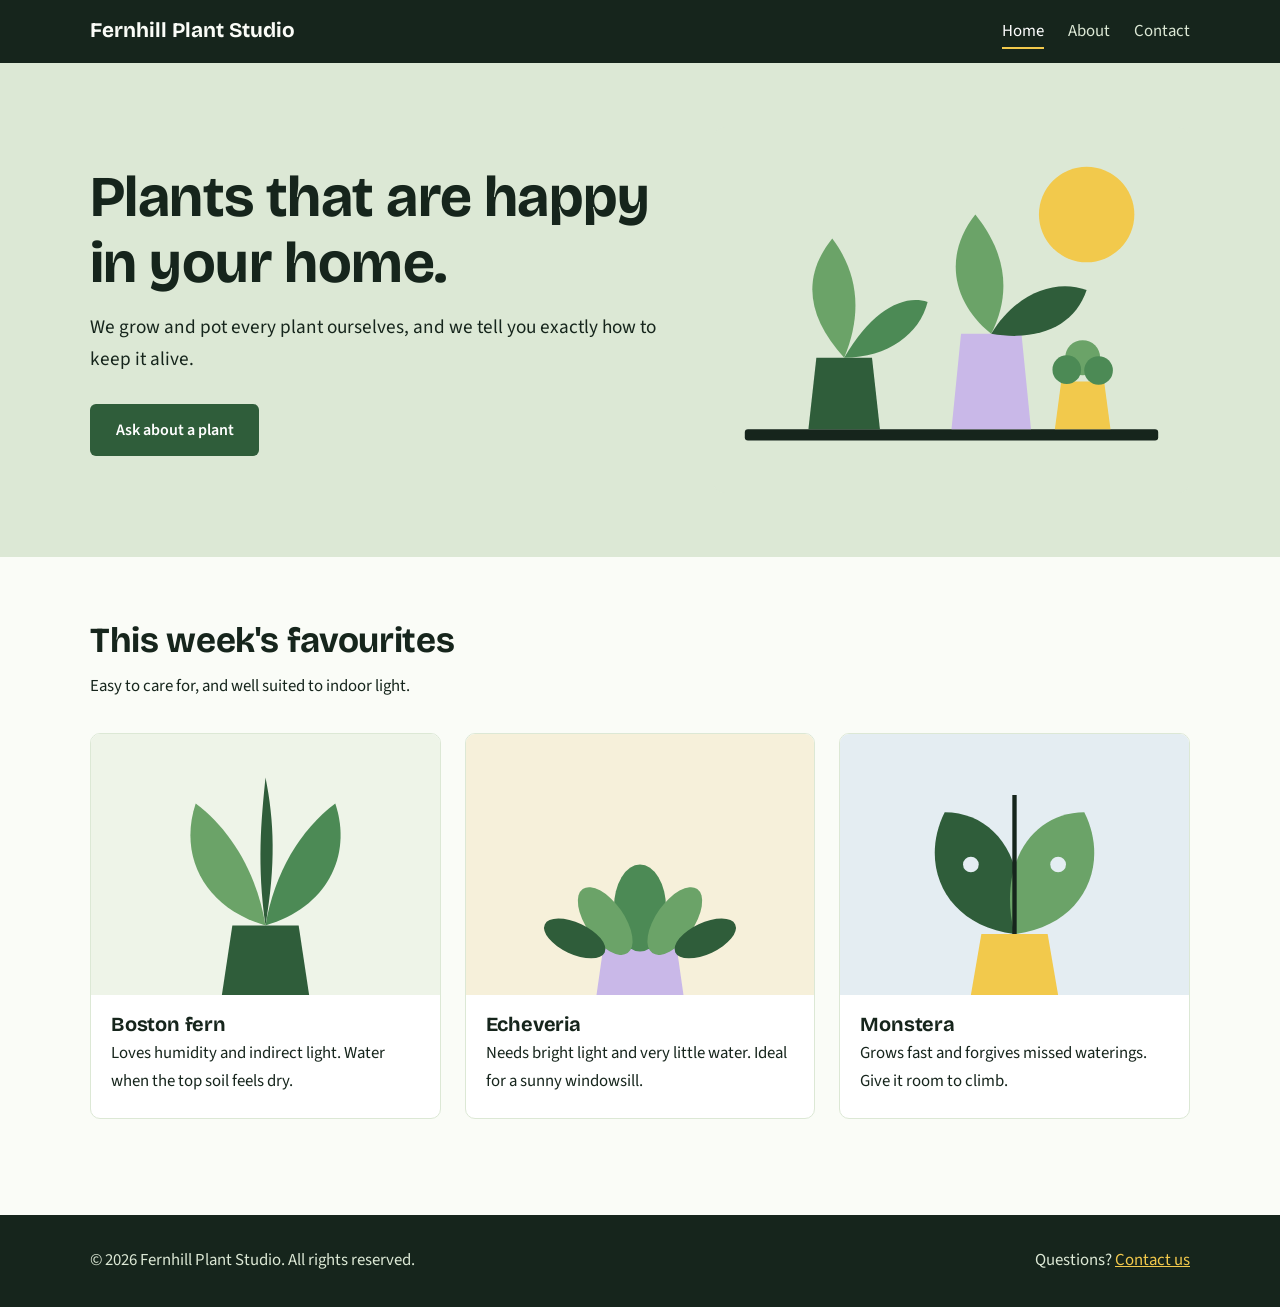
<file: Static-website/index.html>
<!DOCTYPE html>
<html lang="en">
<head>
<meta charset="UTF-8">
<meta name="viewport" content="width=device-width, initial-scale=1">
<title>Home | Fernhill Plant Studio</title>
<meta name="description" content="Healthy houseplants, pots and care advice from a small plant studio.">
<link rel="preconnect" href="https://fonts.googleapis.com">
<link href="https://fonts.googleapis.com/css2?family=Bricolage+Grotesque:wght@600;700&family=Source+Sans+3:wght@400;600&display=swap" rel="stylesheet">
<link rel="stylesheet" href="css/style.css">
</head>
<body>
<header class="site-header">
  <div class="container nav">
    <a class="logo" href="index.html">Fernhill Plant Studio</a>
    <nav aria-label="Main">
      <ul>
        <li><a href="index.html" aria-current="page">Home</a></li>
        <li><a href="about.html">About</a></li>
        <li><a href="contact.html">Contact</a></li>
      </ul>
    </nav>
  </div>
</header>

<main>
  <section class="hero">
    <div class="container">
      <div>
        <h1>Plants that are happy in your home.</h1>
        <p>We grow and pot every plant ourselves, and we tell you exactly how to keep it alive.</p>
        <a class="btn" href="contact.html">Ask about a plant</a>
      </div>
      <img src="images/hero.svg" alt="Three potted plants on a wooden shelf in the sun" width="600" height="460">
    </div>
  </section>

  <section class="section">
    <div class="container">
      <h2>This week's favourites</h2>
      <p>Easy to care for, and well suited to indoor light.</p>
      <div class="cards">
        <article class="card">
          <img src="images/plant-fern.svg" alt="A green fern in a dark pot" width="400" height="300">
          <div><h3>Boston fern</h3><p>Loves humidity and indirect light. Water when the top soil feels dry.</p></div>
        </article>
        <article class="card">
          <img src="images/plant-succulent.svg" alt="A succulent in a lilac pot" width="400" height="300">
          <div><h3>Echeveria</h3><p>Needs bright light and very little water. Ideal for a sunny windowsill.</p></div>
        </article>
        <article class="card">
          <img src="images/plant-monstera.svg" alt="A monstera plant in a yellow pot" width="400" height="300">
          <div><h3>Monstera</h3><p>Grows fast and forgives missed waterings. Give it room to climb.</p></div>
        </article>
      </div>
    </div>
  </section>
</main>

<footer class="site-footer">
  <div class="container">
    <p>&copy; 2026 Fernhill Plant Studio. All rights reserved.</p>
    <p>Questions? <a href="contact.html">Contact us</a></p>
  </div>
</footer>
</body>
</html>
</file>
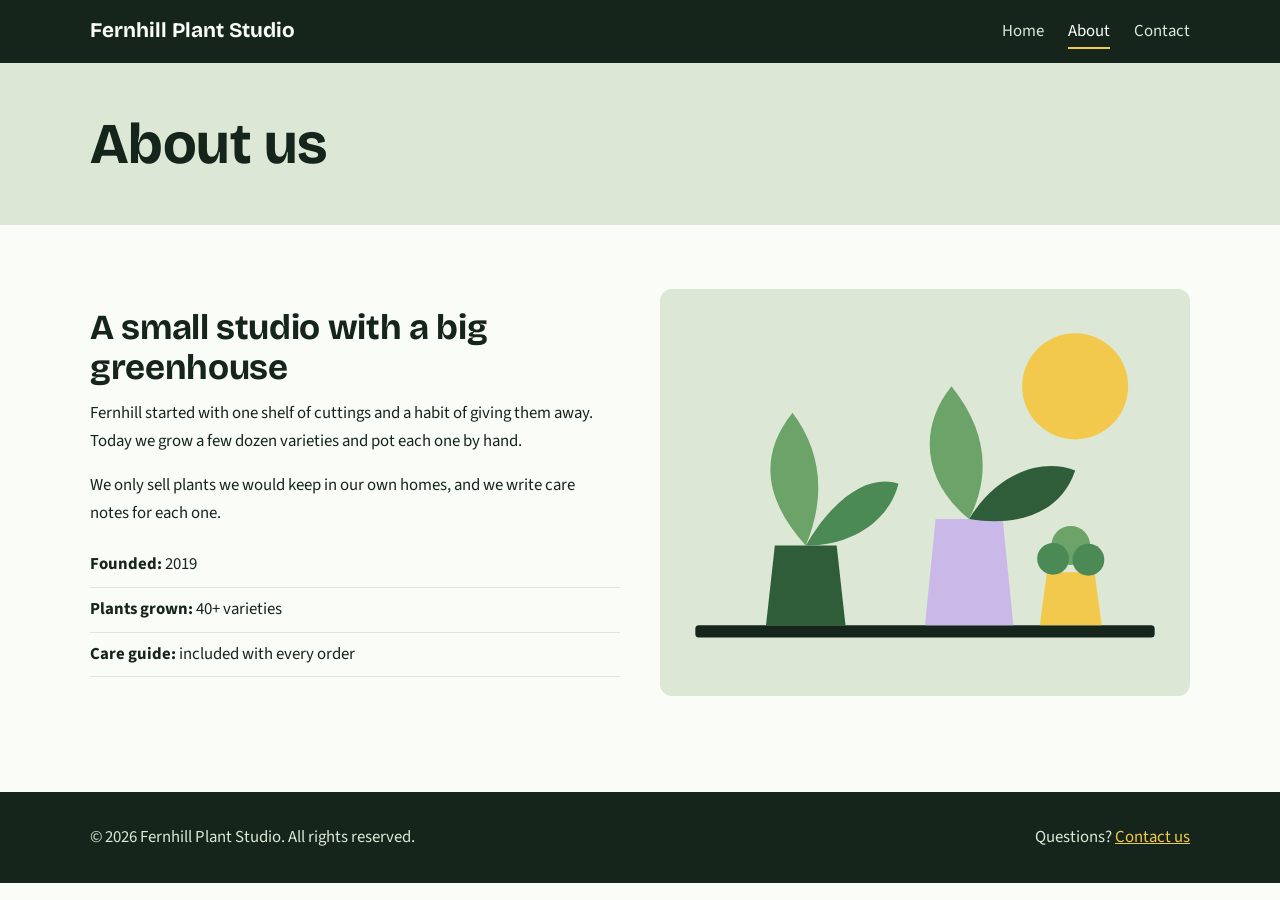
<file: Static-website/about.html>
<!DOCTYPE html>
<html lang="en">
<head>
<meta charset="UTF-8">
<meta name="viewport" content="width=device-width, initial-scale=1">
<title>About | Fernhill Plant Studio</title>
<meta name="description" content="Meet the team behind Fernhill Plant Studio.">
<link rel="preconnect" href="https://fonts.googleapis.com">
<link href="https://fonts.googleapis.com/css2?family=Bricolage+Grotesque:wght@600;700&family=Source+Sans+3:wght@400;600&display=swap" rel="stylesheet">
<link rel="stylesheet" href="css/style.css">
</head>
<body>
<header class="site-header">
  <div class="container nav">
    <a class="logo" href="index.html">Fernhill Plant Studio</a>
    <nav aria-label="Main">
      <ul>
        <li><a href="index.html">Home</a></li>
        <li><a href="about.html" aria-current="page">About</a></li>
        <li><a href="contact.html">Contact</a></li>
      </ul>
    </nav>
  </div>
</header>

<main>
  <section class="page-title"><div class="container"><h1>About us</h1></div></section>
  <section class="section">
    <div class="container two-col">
      <div>
        <h2>A small studio with a big greenhouse</h2>
        <p>Fernhill started with one shelf of cuttings and a habit of giving them away. Today we grow a few dozen varieties and pot each one by hand.</p>
        <p style="margin-top:1rem">We only sell plants we would keep in our own homes, and we write care notes for each one.</p>
        <ul class="facts">
          <li><strong>Founded:</strong> 2019</li>
          <li><strong>Plants grown:</strong> 40+ varieties</li>
          <li><strong>Care guide:</strong> included with every order</li>
        </ul>
      </div>
      <img src="images/hero.svg" alt="Potted plants on a shelf in the studio" width="600" height="460">
    </div>
  </section>
</main>

<footer class="site-footer">
  <div class="container">
    <p>&copy; 2026 Fernhill Plant Studio. All rights reserved.</p>
    <p>Questions? <a href="contact.html">Contact us</a></p>
  </div>
</footer>
</body>
</html>
</file>
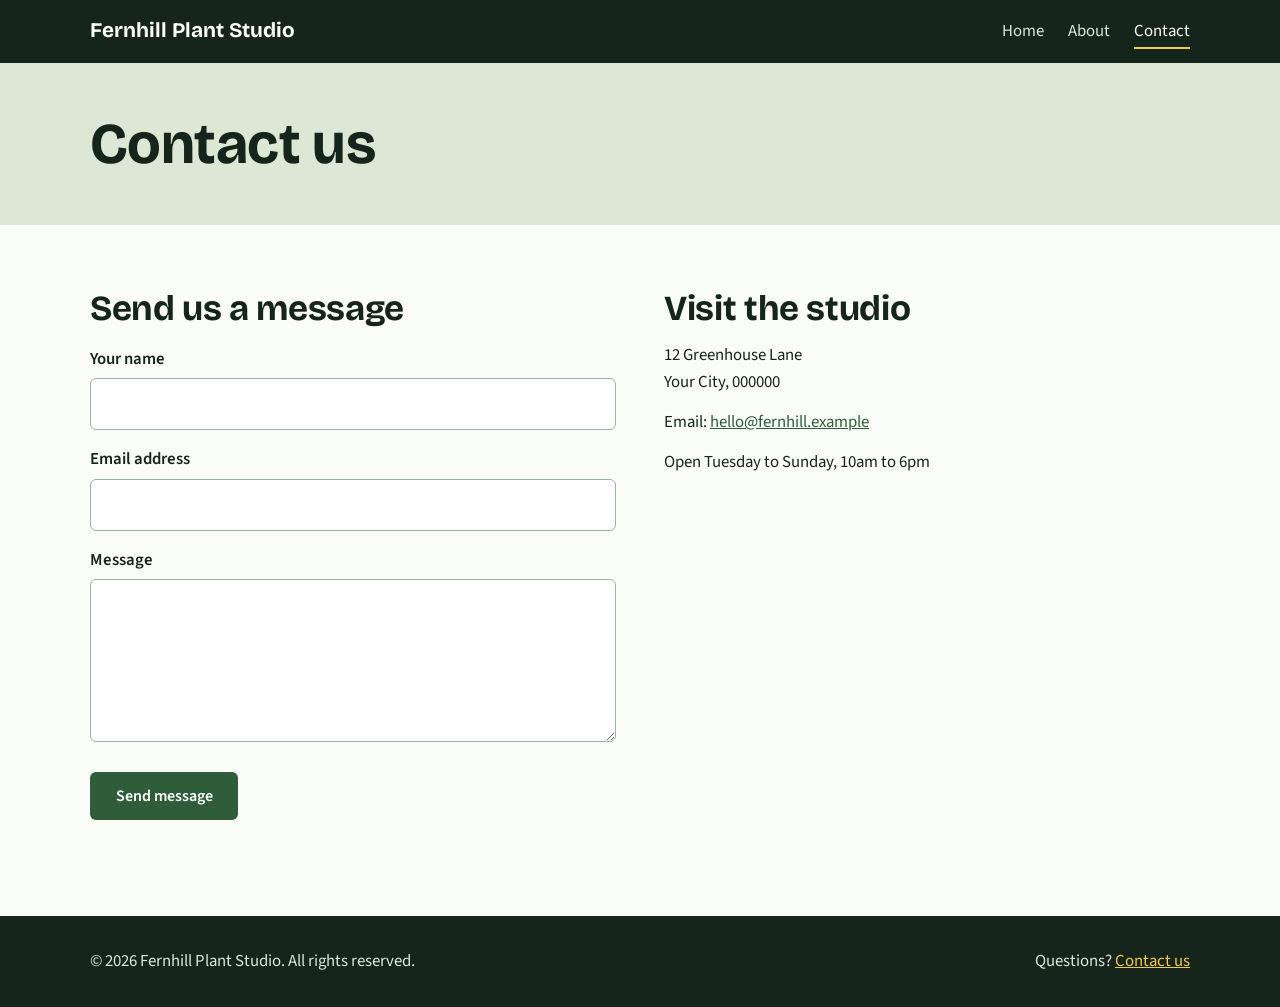
<file: Static-website/contact.html>
<!DOCTYPE html>
<html lang="en">
<head>
<meta charset="UTF-8">
<meta name="viewport" content="width=device-width, initial-scale=1">
<title>Contact | Fernhill Plant Studio</title>
<meta name="description" content="Get in touch with Fernhill Plant Studio.">
<link rel="preconnect" href="https://fonts.googleapis.com">
<link href="https://fonts.googleapis.com/css2?family=Bricolage+Grotesque:wght@600;700&family=Source+Sans+3:wght@400;600&display=swap" rel="stylesheet">
<link rel="stylesheet" href="css/style.css">
</head>
<body>
<header class="site-header">
  <div class="container nav">
    <a class="logo" href="index.html">Fernhill Plant Studio</a>
    <nav aria-label="Main">
      <ul>
        <li><a href="index.html">Home</a></li>
        <li><a href="about.html">About</a></li>
        <li><a href="contact.html" aria-current="page">Contact</a></li>
      </ul>
    </nav>
  </div>
</header>

<main>
  <section class="page-title"><div class="container"><h1>Contact us</h1></div></section>
  <section class="section">
    <div class="container contact-grid">
      <div>
        <h2>Send us a message</h2>
        <form action="mailto:hello@fernhill.example" method="post" enctype="text/plain">
          <label for="name">Your name</label>
          <input id="name" name="name" type="text" required>
          <label for="email">Email address</label>
          <input id="email" name="email" type="email" required>
          <label for="message">Message</label>
          <textarea id="message" name="message" rows="5" required></textarea>
          <button class="btn" type="submit">Send message</button>
        </form>
      </div>
      <div>
        <h2>Visit the studio</h2>
        <address>
          <p>12 Greenhouse Lane<br>Your City, 000000</p>
          <p>Email: <a href="mailto:hello@fernhill.example">hello@fernhill.example</a></p>
          <p>Open Tuesday to Sunday, 10am to 6pm</p>
        </address>
      </div>
    </div>
  </section>
</main>

<footer class="site-footer">
  <div class="container">
    <p>&copy; 2026 Fernhill Plant Studio. All rights reserved.</p>
    <p>Questions? <a href="contact.html">Contact us</a></p>
  </div>
</footer>
</body>
</html>
</file>
<file: Static-website/css/style.css>
/* Fernhill Plant Studio - shared stylesheet */
:root{
  --ink:#16251C; --moss:#2F5D3A; --sage:#DCE8D5; --paper:#FAFCF7; --sun:#F2C94C;
  --font-head:"Bricolage Grotesque","Trebuchet MS",sans-serif;
  --font-body:"Source Sans 3","Segoe UI",Arial,sans-serif;
}
*{box-sizing:border-box;margin:0;padding:0}
body{font-family:var(--font-body);color:var(--ink);background:var(--paper);line-height:1.65;font-size:1.05rem}
img{max-width:100%;height:auto;display:block}
a{color:var(--moss)}
a:focus-visible,button:focus-visible,input:focus-visible,textarea:focus-visible{outline:3px solid var(--sun);outline-offset:2px}
h1,h2,h3{font-family:var(--font-head);line-height:1.15;letter-spacing:-0.01em}
h1{font-size:clamp(2.2rem,5vw,3.6rem)} h2{font-size:clamp(1.6rem,3vw,2.2rem);margin-bottom:.75rem} h3{font-size:1.25rem;margin-bottom:.25rem}
p{max-width:65ch}
.container{width:min(1100px,92%);margin:0 auto}
.section{padding:4rem 0}

/* Navigation bar */
.site-header{background:var(--ink);position:sticky;top:0;z-index:10}
.nav{display:flex;justify-content:space-between;align-items:center;padding:.9rem 0}
.logo{font-family:var(--font-head);font-weight:700;font-size:1.3rem;color:var(--paper);text-decoration:none}
.nav ul{display:flex;gap:1.5rem;list-style:none}
.nav ul a{color:var(--sage);text-decoration:none;padding:.3rem 0;border-bottom:2px solid transparent}
.nav ul a:hover,.nav ul a[aria-current="page"]{color:#fff;border-bottom-color:var(--sun)}

/* Hero */
.hero{background:var(--sage)}
.hero .container{display:grid;grid-template-columns:1.1fr .9fr;gap:2.5rem;align-items:center;padding:4rem 0}
.hero p{margin:1rem 0 1.75rem;font-size:1.2rem}
.btn{display:inline-block;background:var(--moss);color:#fff;padding:.8rem 1.6rem;border-radius:6px;text-decoration:none;font-weight:600;border:0;cursor:pointer;font-size:1rem;font-family:inherit}
.btn:hover{background:var(--ink)}
.hero img{border-radius:12px}

/* Page title banner (about / contact) */
.page-title{background:var(--sage);padding:3rem 0}

/* Product cards */
.cards{display:grid;grid-template-columns:repeat(3,1fr);gap:1.5rem;margin-top:2rem}
.card{background:#fff;border:1px solid var(--sage);border-radius:10px;overflow:hidden}
.card div{padding:1.1rem 1.25rem 1.4rem}

/* About */
.two-col{display:grid;grid-template-columns:1fr 1fr;gap:2.5rem;align-items:center}
.two-col img{border-radius:12px}
.facts{list-style:none;margin-top:1rem}
.facts li{padding:.5rem 0;border-bottom:1px solid var(--sage)}

/* Contact */
.contact-grid{display:grid;grid-template-columns:1fr 1fr;gap:3rem}
form label{display:block;font-weight:600;margin:1rem 0 .3rem}
form input,form textarea{width:100%;padding:.7rem .8rem;border:1px solid #9bb39e;border-radius:6px;font:inherit;background:#fff}
form .btn{margin-top:1.25rem}
address{font-style:normal}
address p{margin-bottom:.75rem}

/* Footer */
.site-footer{background:var(--ink);color:var(--sage);padding:2rem 0;margin-top:2rem}
.site-footer .container{display:flex;justify-content:space-between;gap:1rem;flex-wrap:wrap}
.site-footer a{color:var(--sun)}

/* Responsiveness: tablet */
@media (max-width:900px){
  .cards{grid-template-columns:repeat(2,1fr)}
  .hero .container,.two-col,.contact-grid{grid-template-columns:1fr}
}
/* Responsiveness: mobile */
@media (max-width:600px){
  .nav{flex-direction:column;gap:.6rem}
  .nav ul{gap:1rem}
  .cards{grid-template-columns:1fr}
  .section{padding:2.5rem 0}
  .site-footer .container{flex-direction:column}
}
</file>
